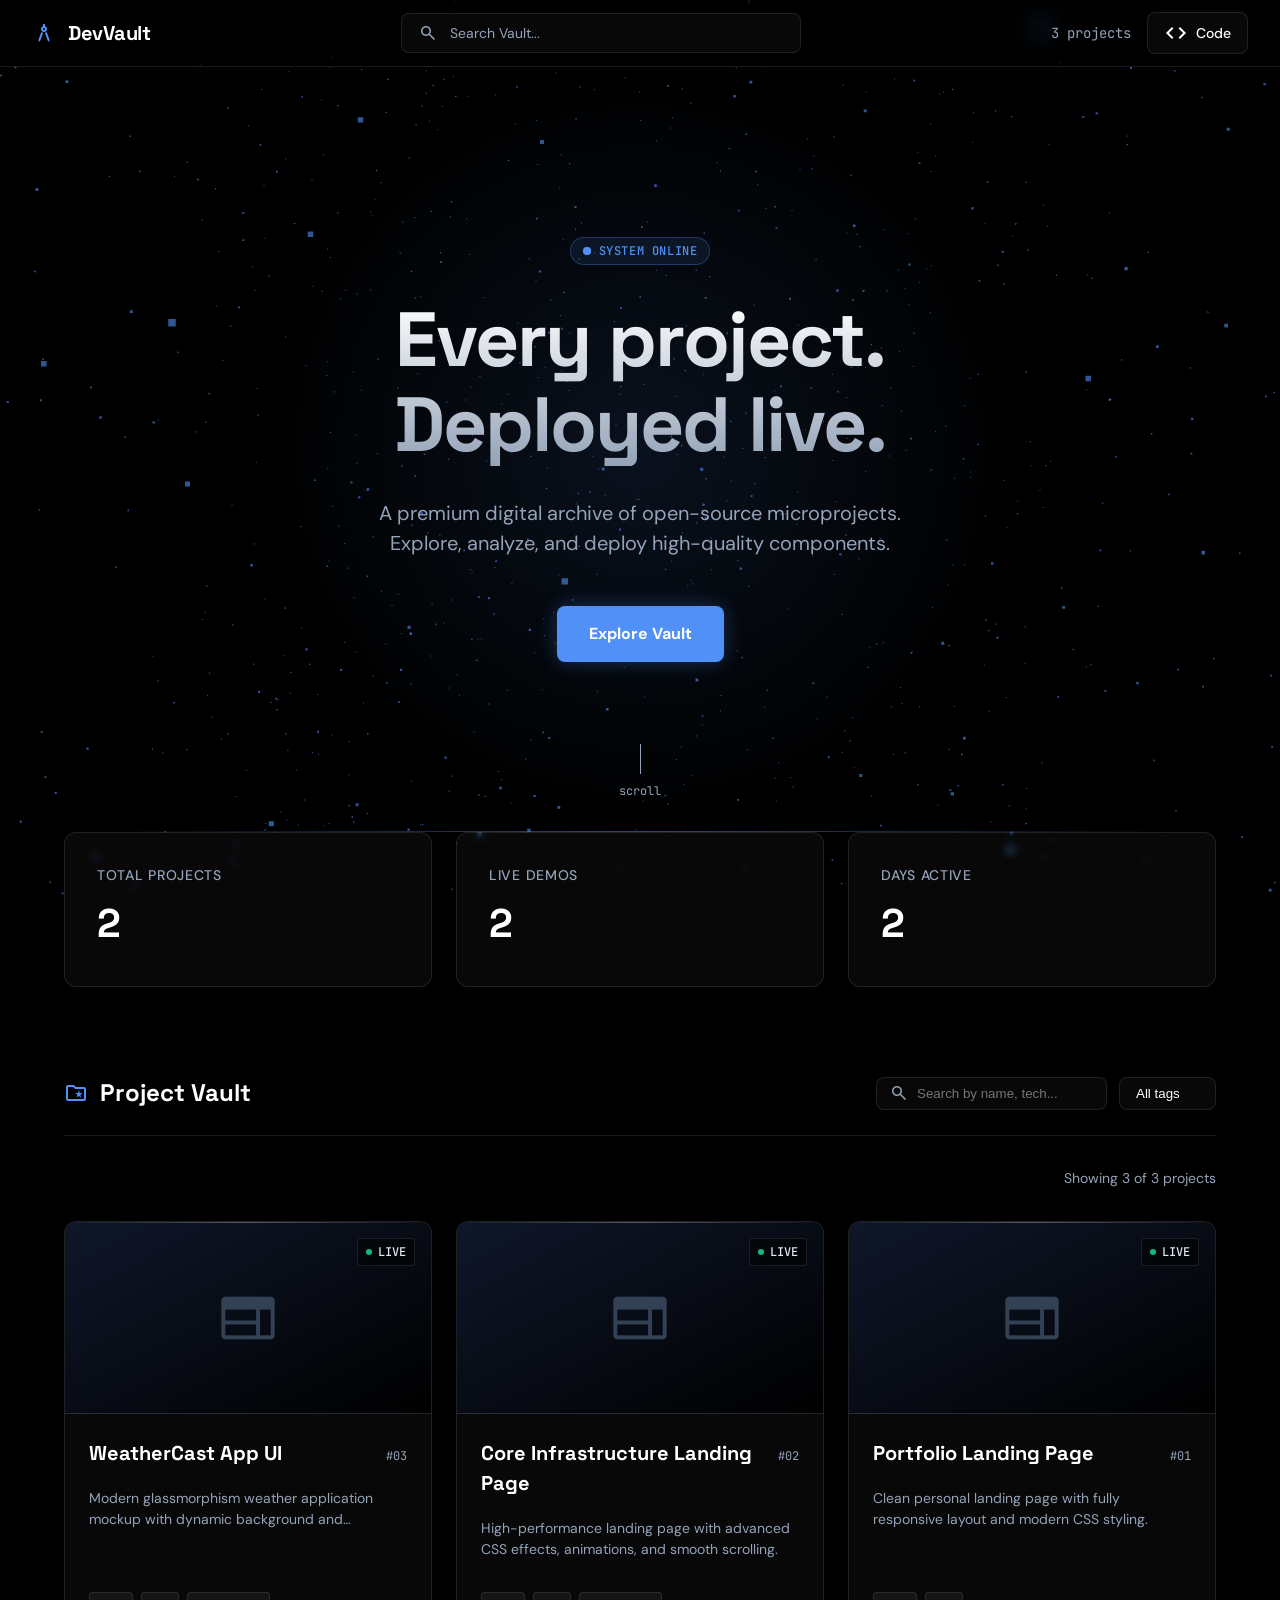
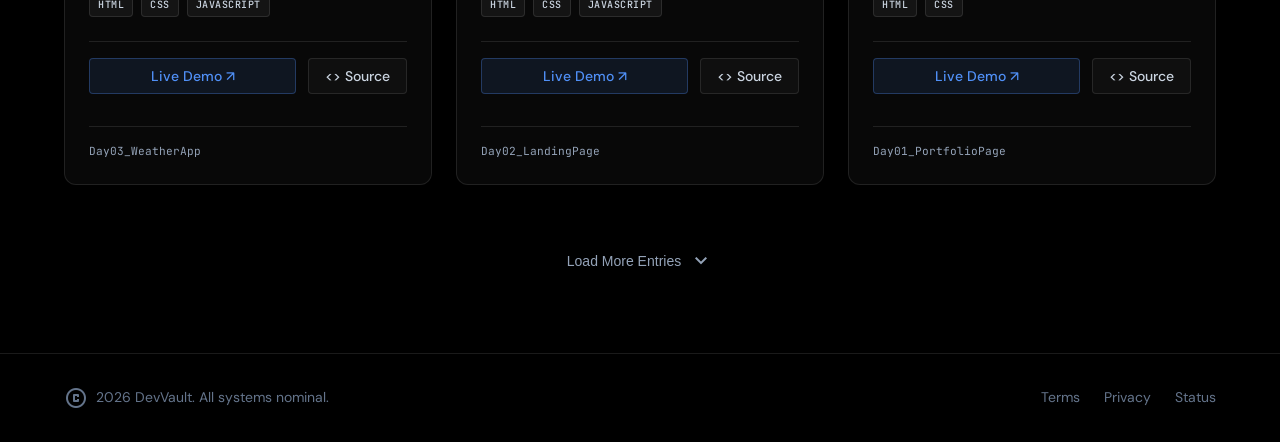
<file: index.html>
<!DOCTYPE html>
<html lang="en">
<head>
  <meta charset="UTF-8" />
  <meta name="viewport" content="width=device-width, initial-scale=1.0" />
  <meta name="description" content="DevVault — Shreyash Joshi's daily web projects. Live demos hosted on GitHub Pages." />
  <meta property="og:title" content="DevVault · Daily Builds by Shreyash Joshi" />
  <meta property="og:description" content="100 micro web projects. Built daily. Deployed live." />
  <title>DevVault · Daily Builds</title>

  <!-- Fonts & Icons from Stitch & Prompt -->
  <link rel="preconnect" href="https://fonts.googleapis.com" />
  <link rel="preconnect" href="https://fonts.gstatic.com" crossorigin />
  <link href="https://fonts.googleapis.com/css2?family=Space+Grotesk:wght@400;500;700&family=DM+Sans:wght@400;500&family=JetBrains+Mono:wght@400;500;700&display=swap" rel="stylesheet" />
  <link href="https://fonts.googleapis.com/css2?family=Material+Symbols+Outlined:wght,FILL@100..700,0..1&display=swap" rel="stylesheet" />

  <!-- The core stylesheet -->
  <link rel="stylesheet" href="style.css" />
  <!-- Use a placeholder SVG for now until assets/favicon.svg is created -->
  <link rel="icon" href="assets/favicon.svg" type="image/svg+xml" />
</head>
<body class="dark-theme">

  <!-- NAVBAR -->
  <nav class="navbar" id="navbar">
    <div class="nav-logo">
      <span class="material-symbols-outlined logo-icon">architecture</span>
      <span class="logo-text">DevVault</span>
    </div>
    
    <div class="nav-search-container">
      <label class="nav-search-wrap">
        <span class="material-symbols-outlined search-icon">search</span>
        <input type="search" id="navSearch" placeholder="Search Vault..." />
      </label>
    </div>

    <div class="nav-right">
      <span class="project-count" id="navCount">— projects</span>
      <a href="https://github.com/shreyash-joshi01" target="_blank" class="btn-github">
        <span class="material-symbols-outlined">code</span> Code
      </a>
    </div>
  </nav>

  <!-- HERO -->
  <section class="hero" id="hero">
    <!-- Abstract Canvas Background Simulation -->
    <div class="hero-glow"></div>
    <canvas id="heroCanvas"></canvas>
    
    <div class="hero-content">
      <div class="hero-status-pill">
        <span class="status-dot">
          <span class="ping"></span>
          <span class="dot-core"></span>
        </span>
        System Online
      </div>
      
      <h1 class="hero-headline">Every project.<br />Deployed live.</h1>
      
      <p class="hero-sub">
        A premium digital archive of open-source microprojects.<br/>
        Explore, analyze, and deploy high-quality components.
      </p>
      
      <div class="hero-cta">
        <a href="#projects" class="btn-primary">Explore Vault</a>
      </div>
    </div>
    
    <div class="scroll-indicator">
      <div class="scroll-line"></div>
      <span>scroll</span>
    </div>
  </section>

  <!-- STATS BAR -->
  <section class="stats-bar-wrapper">
    <div class="stats-inner">
      <div class="stats-glow-line"></div>
      
      <div class="stat-card">
        <div class="stat-hover-glow"></div>
        <span class="stat-label">Total Projects</span>
        <span class="stat-number" data-target="1" id="statTotal">0</span>
      </div>
      
      <div class="stat-card">
        <div class="stat-hover-glow"></div>
        <span class="stat-label">Live Demos</span>
        <span class="stat-number" data-target="1" id="statLive">0</span>
      </div>
      
      <div class="stat-card">
        <div class="stat-hover-glow"></div>
        <span class="stat-label">Days Active</span>
        <span class="stat-number" data-target="1" id="statDays">0</span>
      </div>
    </div>
  </section>

  <!-- PROJECT GRID -->
  <section class="projects-section" id="projects">
    <div class="filters-row">
      <h2 class="section-title">
        <span class="material-symbols-outlined">folder_special</span>
        Project Vault
      </h2>
      
      <div class="filter-controls">
        <div class="search-wrap main-search">
          <span class="material-symbols-outlined">search</span>
          <input type="search" id="projectSearch" placeholder="Search by name, tech..." />
        </div>
        
        <select id="tagFilter" class="filter-select">
          <option value="">All tags</option>
          <option value="HTML">HTML</option>
          <option value="CSS">CSS</option>
          <option value="JS">JavaScript</option>
          <option value="React">React</option>
          <option value="Canvas">Canvas</option>
          <option value="Three.js">Three.js</option>
        </select>
        
        <select id="sortOrder" class="filter-select hidden">
          <option value="newest">Newest first</option>
          <option value="oldest">Oldest first</option>
          <option value="az">A → Z</option>
        </select>
      </div>
    </div>
    
    <div class="results-meta">
      <span id="resultsCount">Showing 0 projects</span>
    </div>
    
    <div class="projects-grid" id="projectsGrid">
      <!-- Cards injected by JS -->
    </div>
    
    <div class="load-more-container">
      <button id="loadMore" class="btn-ghost group">
        Load More Entries
        <span class="material-symbols-outlined">expand_more</span>
      </button>
    </div>
  </section>

  <!-- FOOTER -->
  <footer class="footer">
    <div class="footer-inner">
      <div class="footer-left">
        <span class="material-symbols-outlined">copyright</span>
        <span>2026 DevVault. All systems nominal.</span>
      </div>
      <div class="footer-right">
        <a href="https://github.com/shreyash-joshi01" target="_blank">Terms</a>
        <a href="https://github.com/shreyash-joshi01" target="_blank">Privacy</a>
        <a href="https://github.com/shreyash-joshi01" target="_blank">Status</a>
      </div>
    </div>
  </footer>

  <!-- Scripts -->
  <script src="three.min.js"></script>
  <script src="tilt.js"></script>
  <script src="data/projects.js"></script>
  <script src="main.js"></script>
</body>
</html>
</file>
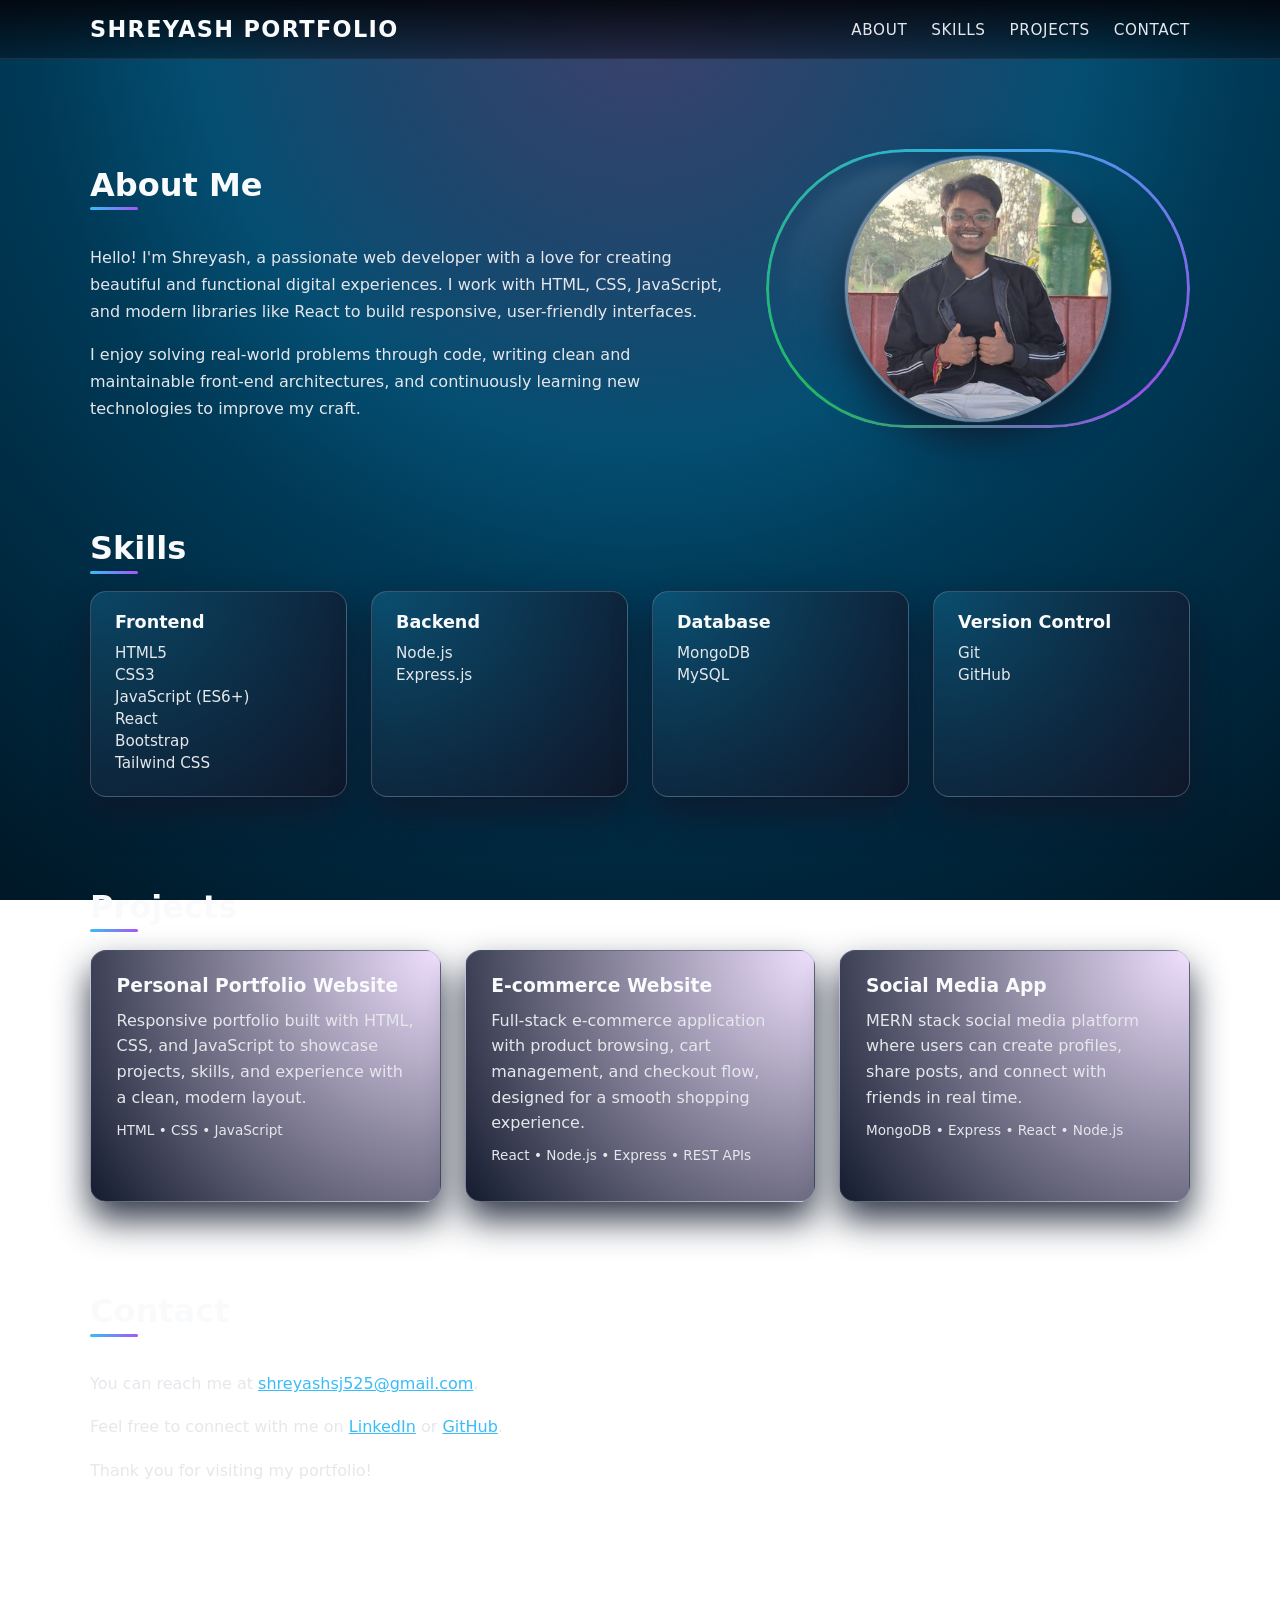
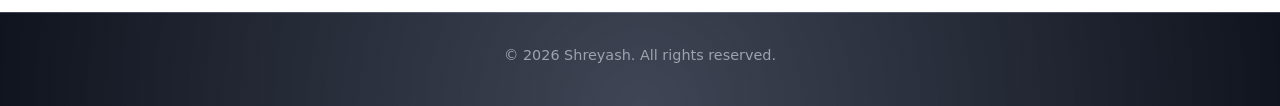
<file: Day01_PortfolioPage/index.html>
<!DOCTYPE html>
<html lang="en">
<head>
    <meta charset="UTF-8">
    <meta name="viewport" content="width=device-width, initial-scale=1.0">
    <title>Shreyash's Portfolio</title>
    <link rel="stylesheet" href="style.css">
</head>
<body>
    <header class="site-header">
        <div class="container header-content">
            <h1>Shreyash Portfolio</h1>
            <nav>
                <ul>
                    <li><a href="#about">About</a></li>
                    <li><a href="#skills">Skills</a></li>
                    <li><a href="#projects">Projects</a></li>
                    <li><a href="#contact">Contact</a></li>
                </ul>
            </nav>
        </div>
    </header>

    <main class="container">
        <section id="about" class="section about-section">
            <div class="about-grid">
                <div class="about-text">
                    <h2>About Me</h2>
                    <p>Hello! I'm Shreyash, a passionate web developer with a love for creating beautiful and functional digital experiences. I work with HTML, CSS, JavaScript, and modern libraries like React to build responsive, user-friendly interfaces.</p>
                    <p>I enjoy solving real-world problems through code, writing clean and maintainable front-end architectures, and continuously learning new technologies to improve my craft.</p>
                </div>
                <div class="about-image-wrapper">
                    <img src="assets/me2.jpeg" alt="Portrait of Shreyash" class="profile-image">
                </div>
            </div>
        </section>

        <section id="skills" class="section">
            <h2>Skills</h2>
            <div class="skills-grid">
                <div class="skill-card">
                    <h3>Frontend</h3>
                    <ul>
                        <li>HTML5</li>
                        <li>CSS3</li>
                        <li>JavaScript (ES6+)</li>
                        <li>React</li>
                        <li>Bootstrap</li>
                        <li>Tailwind CSS</li>
                    </ul>
                </div>
                <div class="skill-card">
                    <h3>Backend</h3>
                    <ul>
                        <li>Node.js</li>
                        <li>Express.js</li>
                    </ul>
                </div>
                <div class="skill-card">
                    <h3>Database</h3>
                    <ul>
                        <li>MongoDB</li>
                        <li>MySQL</li>
                    </ul>
                </div>
                <div class="skill-card">
                    <h3>Version Control</h3>
                    <ul>
                        <li>Git</li>
                        <li>GitHub</li>
                    </ul>
                </div>
            </div>
        </section>

        <section id="projects" class="section">
            <h2>Projects</h2>
            <div class="projects-grid">
                <article class="project-card">
                    <h3>Personal Portfolio Website</h3>
                    <p>Responsive portfolio built with HTML, CSS, and JavaScript to showcase projects, skills, and experience with a clean, modern layout.</p>
                    <p class="project-tags">HTML • CSS • JavaScript</p>
                </article>
                <article class="project-card">
                    <h3>E-commerce Website</h3>
                    <p>Full-stack e-commerce application with product browsing, cart management, and checkout flow, designed for a smooth shopping experience.</p>
                    <p class="project-tags">React • Node.js • Express • REST APIs</p>
                </article>
                <article class="project-card">
                    <h3>Social Media App</h3>
                    <p>MERN stack social media platform where users can create profiles, share posts, and connect with friends in real time.</p>
                    <p class="project-tags">MongoDB • Express • React • Node.js</p>
                </article>
            </div>
        </section>

        <section id="contact" class="section contact-section">
            <h2>Contact</h2>
            <p>You can reach me at <a href="mailto:shreyashsj525@gmail.com">shreyashsj525@gmail.com</a>.</p>
            <p>Feel free to connect with me on
                <a href="https://www.linkedin.com/in/shreyash-joshi-742979269" target="_blank" rel="noopener noreferrer">LinkedIn</a>
                or
                <a href="https://github.com/Shreyashkingson" target="_blank" rel="noopener noreferrer">GitHub</a>.
            </p>
            <p>Thank you for visiting my portfolio!</p>
        </section>
    </main>

    <footer class="site-footer">
        <div class="container">
            <p>&copy; <span id="year"></span> Shreyash. All rights reserved.</p>
        </div>
        <script>
            const yearSpan = document.getElementById('year');
            if (yearSpan) {
                yearSpan.textContent = new Date().getFullYear();
            }

            // Cursor-following background glow
            window.addEventListener('pointermove', (event) => {
                const x = (event.clientX / window.innerWidth) * 100;
                const y = (event.clientY / window.innerHeight) * 100;
                document.body.style.setProperty('--mouse-x', x + '%');
                document.body.style.setProperty('--mouse-y', y + '%');
            });
        </script>
    </footer>
</body>
</html>
</file>
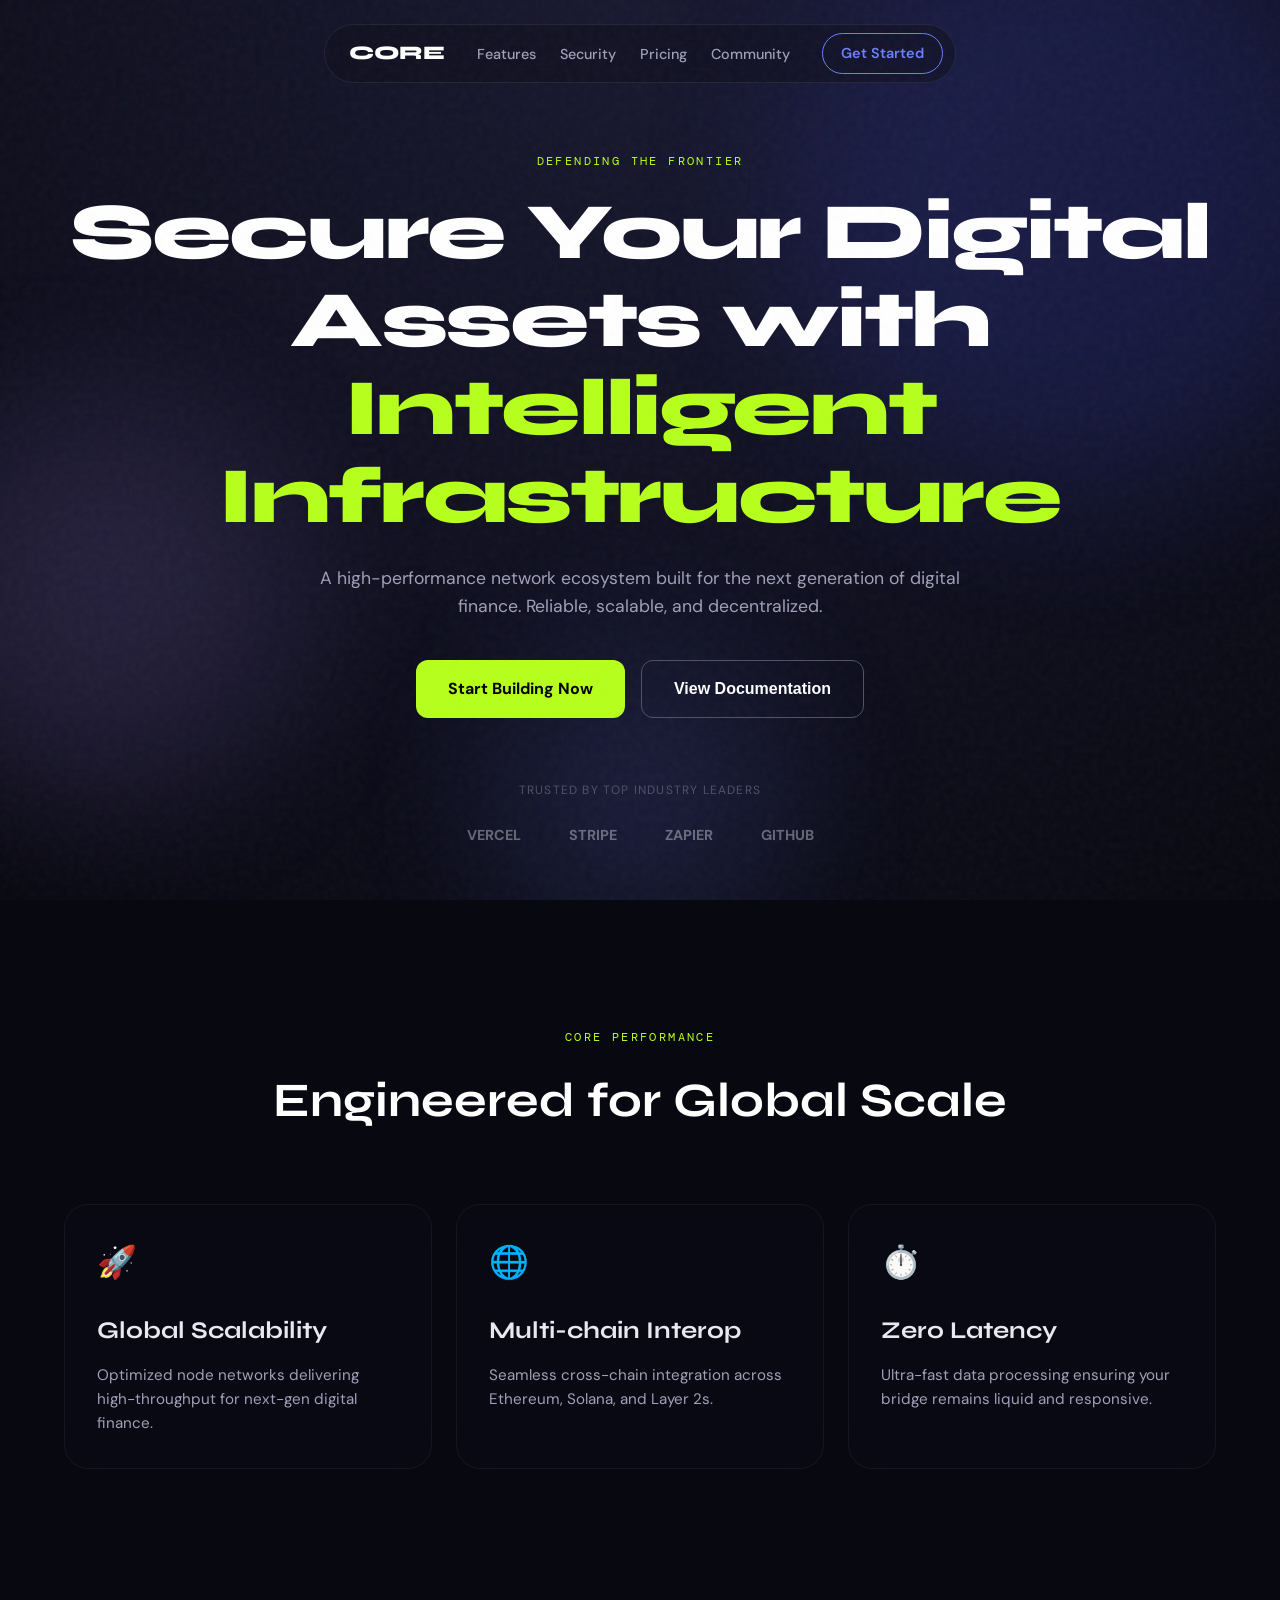
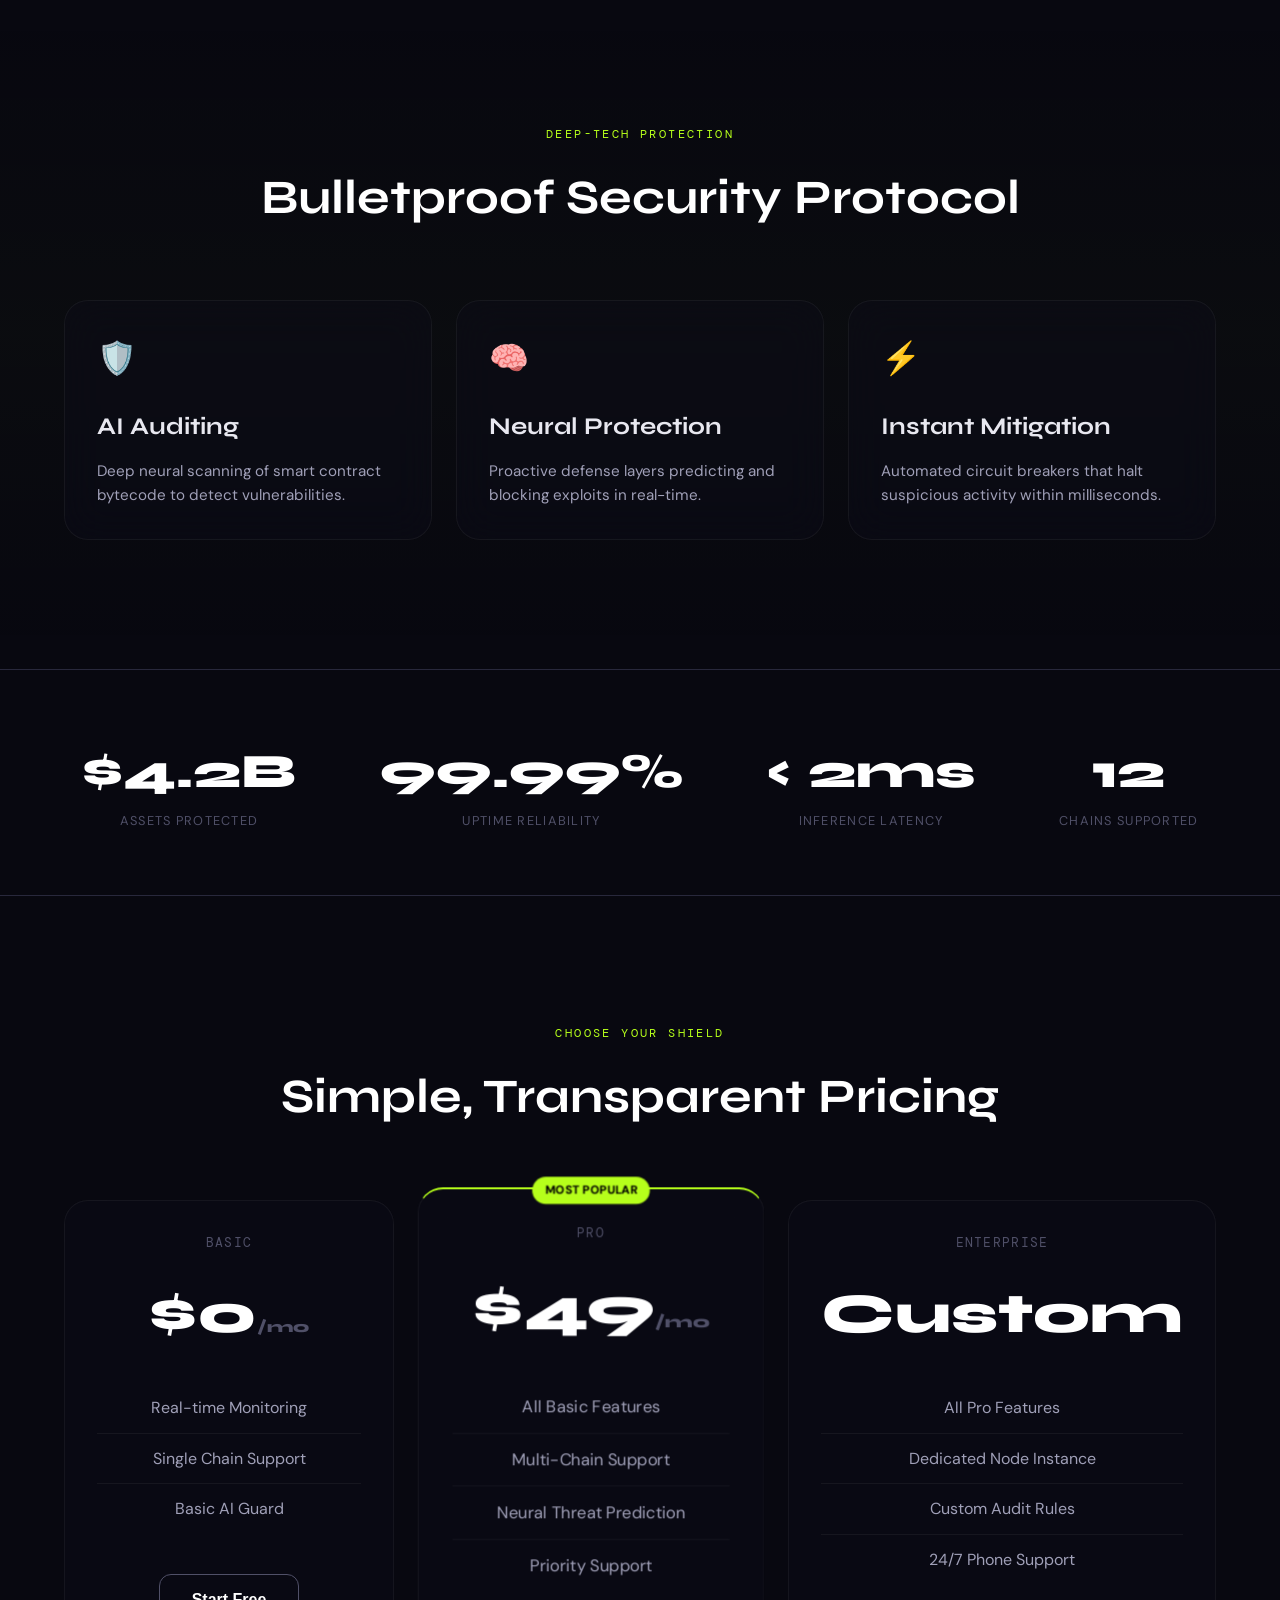
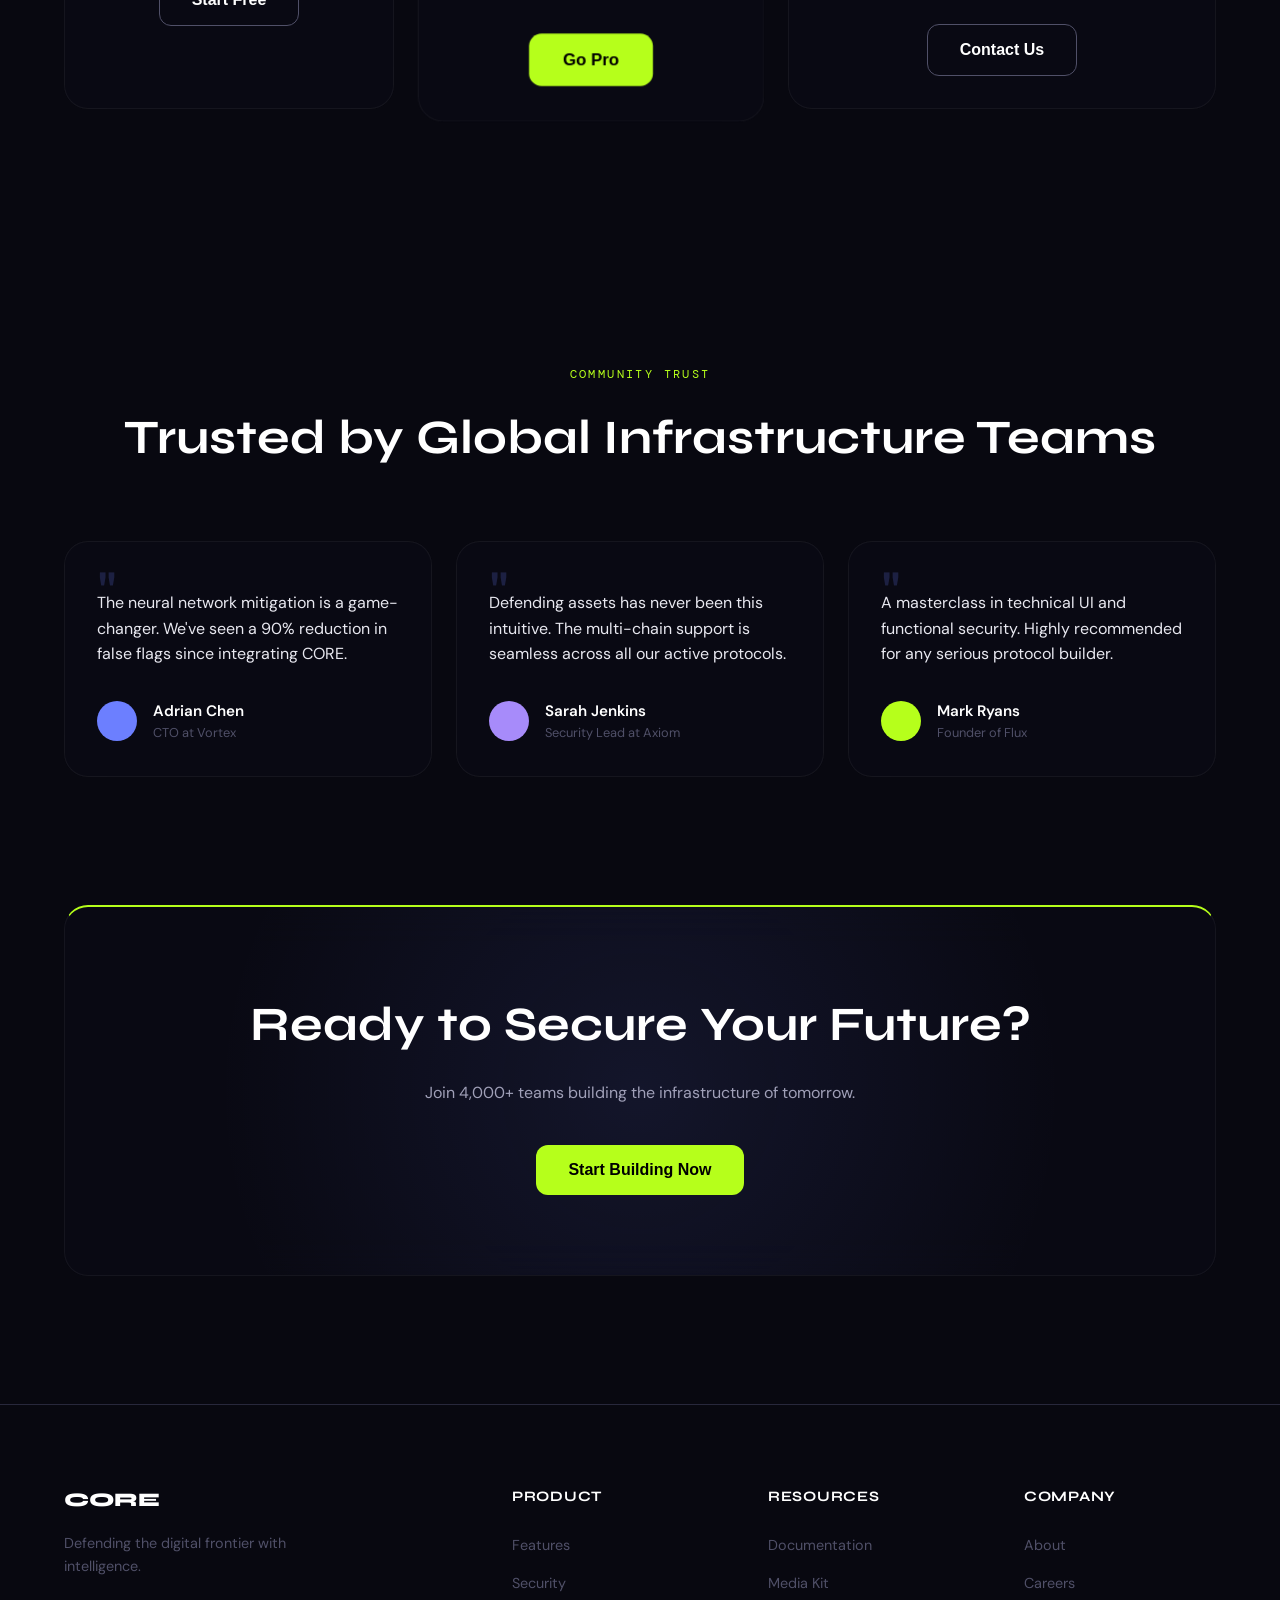
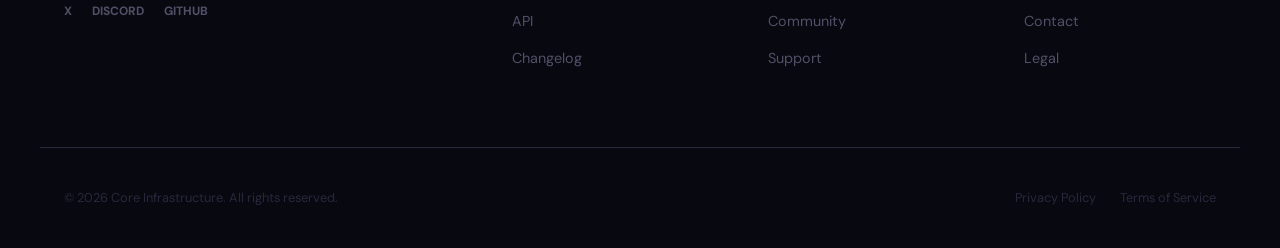
<file: Day02_LandingPage/index.html>
<!DOCTYPE html>
<html lang="en">
<head>
    <meta charset="UTF-8">
    <meta name="viewport" content="width=device-width, initial-scale=1.0">
    <title>Core Infrastructure | Secure Digital Assets</title>
    <link rel="stylesheet" href="style.css">
    <link href="https://fonts.googleapis.com/css2?family=Syne:wght@600;700;800&family=DM+Sans:wght@400;500;600&family=DM+Mono:wght@400&display=swap" rel="stylesheet">
</head>
<body>
    <!-- Background Canvas -->
    <div class="bg-canvas">
        <div class="orb orb-1"></div>
        <div class="orb orb-2"></div>
        <div class="orb orb-3"></div>
        <div class="network-mesh"></div>
        <div class="flowing-lines-container"></div>
    </div>

    <!-- Navigation Pill -->
    <nav class="nav-container">
        <div class="nav-pill">
            <div class="logo">CORE</div>
            <ul class="nav-links">
                <li><a href="#features">Features</a></li>
                <li><a href="#security">Security</a></li>
                <li><a href="#pricing">Pricing</a></li>
                <li><a href="#community">Community</a></li>
            </ul>
            <a href="#join" class="btn-nav neon-glow">Get Started</a>
        </div>
    </nav>

    <main>
        <!-- Hero Section -->
        <section class="hero">
            <div class="container hero-content">
                <span class="eyebrow">DEFENDING THE FRONTIER</span>
                <h1>Secure Your Digital Assets with <span class="highlight">Intelligent Infrastructure</span></h1>
                <p class="subheading">A high-performance network ecosystem built for the next generation of digital finance. Reliable, scalable, and decentralized.</p>
                <div class="cta-row">
                    <a href="#join" class="btn-primary neon-glow">Start Building Now</a>
                    <button class="btn-secondary">View Documentation</button>
                </div>
                <div class="social-proof">
                    <p>Trusted by top industry leaders</p>
                    <div class="partner-logos">
                        <!-- Simple text placeholders for logos as per prompt -->
                        <span>VERCEL</span>
                        <span>STRIPE</span>
                        <span>ZAPIER</span>
                        <span>GITHUB</span>
                    </div>
                </div>
            </div>
        </section>

        <!-- Features Section -->
        <section id="features" class="features section-features">
            <div class="container">
                <div class="section-header">
                    <span class="eyebrow">CORE PERFORMANCE</span>
                    <h2>Engineered for Global Scale</h2>
                </div>
                <div class="feature-grid">
                    <div class="glass-card blue-glow">
                        <div class="icon">🚀</div>
                        <h3>Global Scalability</h3>
                        <p>Optimized node networks delivering high-throughput for next-gen digital finance.</p>
                    </div>
                    <div class="glass-card blue-glow">
                        <div class="icon">🌐</div>
                        <h3>Multi-chain Interop</h3>
                        <p>Seamless cross-chain integration across Ethereum, Solana, and Layer 2s.</p>
                    </div>
                    <div class="glass-card blue-glow">
                        <div class="icon">⏱️</div>
                        <h3>Zero Latency</h3>
                        <p>Ultra-fast data processing ensuring your bridge remains liquid and responsive.</p>
                    </div>
                </div>
            </div>
        </section>

        <!-- Security Section -->
        <section id="security" class="features section-security">
            <div class="container">
                <div class="section-header">
                    <span class="eyebrow">DEEP-TECH PROTECTION</span>
                    <h2>Bulletproof Security Protocol</h2>
                </div>
                <div class="feature-grid">
                    <div class="glass-card neon-glow">
                        <div class="icon">🛡️</div>
                        <h3>AI Auditing</h3>
                        <p>Deep neural scanning of smart contract bytecode to detect vulnerabilities.</p>
                    </div>
                    <div class="glass-card neon-glow">
                        <div class="icon">🧠</div>
                        <h3>Neural Protection</h3>
                        <p>Proactive defense layers predicting and blocking exploits in real-time.</p>
                    </div>
                    <div class="glass-card neon-glow">
                        <div class="icon">⚡</div>
                        <h3>Instant Mitigation</h3>
                        <p>Automated circuit breakers that halt suspicious activity within milliseconds.</p>
                    </div>
                </div>
            </div>
        </section>

        <!-- Stats Bar -->
        <section class="stats">
            <div class="stats-container">
                <div class="stat-item">
                    <div class="stat-number">$4.2B</div>
                    <div class="stat-label">Assets Protected</div>
                </div>
                <div class="stat-item">
                    <div class="stat-number">99.99%</div>
                    <div class="stat-label">Uptime Reliability</div>
                </div>
                <div class="stat-item">
                    <div class="stat-number">&lt; 2ms</div>
                    <div class="stat-label">Inference Latency</div>
                </div>
                <div class="stat-item">
                    <div class="stat-number">12</div>
                    <div class="stat-label">Chains Supported</div>
                </div>
            </div>
        </section>

        <!-- Pricing Section -->
        <section id="pricing" class="pricing">
            <div class="container">
                <div class="section-header">
                    <span class="eyebrow">CHOOSE YOUR SHIELD</span>
                    <h2>Simple, Transparent Pricing</h2>
                </div>
                <div class="pricing-grid">
                    <div class="glass-card pricing-card">
                        <div class="plan-name">BASIC</div>
                        <div class="plan-price">$0<span>/mo</span></div>
                        <ul class="plan-features">
                            <li>Real-time Monitoring</li>
                            <li>Single Chain Support</li>
                            <li>Basic AI Guard</li>
                        </ul>
                        <button class="btn-secondary">Start Free</button>
                    </div>
                    <div class="glass-card pricing-card popular neon-glow">
                        <div class="popular-tag">MOST POPULAR</div>
                        <div class="plan-name">PRO</div>
                        <div class="plan-price">$49<span>/mo</span></div>
                        <ul class="plan-features">
                            <li>All Basic Features</li>
                            <li>Multi-Chain Support</li>
                            <li>Neural Threat Prediction</li>
                            <li>Priority Support</li>
                        </ul>
                        <button class="btn-primary">Go Pro</button>
                    </div>
                    <div class="glass-card pricing-card">
                        <div class="plan-name">ENTERPRISE</div>
                        <div class="plan-price">Custom</div>
                        <ul class="plan-features">
                            <li>All Pro Features</li>
                            <li>Dedicated Node Instance</li>
                            <li>Custom Audit Rules</li>
                            <li>24/7 Phone Support</li>
                        </ul>
                        <button class="btn-secondary">Contact Us</button>
                    </div>
                </div>
            </div>
        </section>

        <!-- Testimonials -->
        <section id="community" class="testimonials">
            <div class="container">
                <div class="section-header">
                    <span class="eyebrow">COMMUNITY TRUST</span>
                    <h2>Trusted by Global Infrastructure Teams</h2>
                </div>
                <div class="testimonial-grid">
                    <div class="glass-card testimonial-card neon-glow">
                        <span class="quote">"</span>
                        <p>The neural network mitigation is a game-changer. We've seen a 90% reduction in false flags since integrating CORE.</p>
                        <div class="author">
                            <div class="avatar blue"></div>
                            <div>
                                <div class="name">Adrian Chen</div>
                                <div class="role">CTO at Vortex</div>
                            </div>
                        </div>
                    </div>
                    <div class="glass-card testimonial-card neon-glow">
                        <span class="quote">"</span>
                        <p>Defending assets has never been this intuitive. The multi-chain support is seamless across all our active protocols.</p>
                        <div class="author">
                            <div class="avatar violet"></div>
                            <div>
                                <div class="name">Sarah Jenkins</div>
                                <div class="role">Security Lead at Axiom</div>
                            </div>
                        </div>
                    </div>
                    <div class="glass-card testimonial-card neon-glow">
                        <span class="quote">"</span>
                        <p>A masterclass in technical UI and functional security. Highly recommended for any serious protocol builder.</p>
                        <div class="author">
                            <div class="avatar neon"></div>
                            <div>
                                <div class="name">Mark Ryans</div>
                                <div class="role">Founder of Flux</div>
                            </div>
                        </div>
                    </div>
                </div>
            </div>
        </section>

        <!-- CTA Banner -->
        <section id="join" class="cta-banner">
            <div class="container">
                <div class="cta-card glass-card neon-glow-heavy">
                    <div class="cta-banner-bg"></div>
                    <h2>Ready to Secure Your Future?</h2>
                    <p>Join 4,000+ teams building the infrastructure of tomorrow.</p>
                    <button class="btn-primary neon-glow">Start Building Now</button>
                </div>
            </div>
        </section>
    </main>

    <!-- Footer -->
    <footer>
        <div class="container footer-grid">
            <div class="footer-col col-brand">
                <div class="logo">CORE</div>
                <p>Defending the digital frontier with intelligence.</p>
                <div class="social-links">
                    <span>X</span> <span>DISCORD</span> <span>GITHUB</span>
                </div>
            </div>
            <div class="footer-col">
                <h4>PRODUCT</h4>
                <ul>
                    <li><a href="#">Features</a></li>
                    <li><a href="#">Security</a></li>
                    <li><a href="#">API</a></li>
                    <li><a href="#">Changelog</a></li>
                </ul>
            </div>
            <div class="footer-col">
                <h4>RESOURCES</h4>
                <ul>
                    <li><a href="#">Documentation</a></li>
                    <li><a href="#">Media Kit</a></li>
                    <li><a href="#">Community</a></li>
                    <li><a href="#">Support</a></li>
                </ul>
            </div>
            <div class="footer-col">
                <h4>COMPANY</h4>
                <ul>
                    <li><a href="#">About</a></li>
                    <li><a href="#">Careers</a></li>
                    <li><a href="#">Contact</a></li>
                    <li><a href="#">Legal</a></li>
                </ul>
            </div>
        </div>
        <div class="footer-bottom container">
            <p>© 2026 Core Infrastructure. All rights reserved.</p>
            <div class="footer-policy">
                <a href="#">Privacy Policy</a>
                <a href="#">Terms of Service</a>
            </div>
        </div>
    </footer>

    <script src="main.js"></script>
</body>
</html>
</file>
<file: style.css>
/* DevVault Dark Sci-Fi Theme (Generated via Stitch MCP Inspiration) */

:root {
  /* Colors from Stitch Dashboard */
  --bg-dark: #000000;
  --bg-surface: #0a0a0d; /* Slightly lighter than black for cards */
  --primary: #5090f7;
  --emerald: #10b981;
  --text-primary: #ffffff;
  --text-secondary: #94a3b8; /* slate-400 */
  --glass-border: rgba(255, 255, 255, 0.1);
  --glass-border-hover: rgba(255, 255, 255, 0.2);
  --glass-bg: rgba(255, 255, 255, 0.03);
  --glass-bg-hover: rgba(255, 255, 255, 0.06);

  /* Typography */
  --font-display: 'Space Grotesk', system-ui, sans-serif;
  --font-body: 'DM Sans', system-ui, sans-serif;
  --font-mono: 'JetBrains Mono', monospace;

  --glow-primary: 0 0 20px rgba(80, 144, 247, 0.3);
}

* {
  box-sizing: border-box;
  margin: 0;
  padding: 0;
}

html {
  scroll-behavior: smooth;
}

body.dark-theme {
  background-color: var(--bg-dark);
  color: var(--text-primary);
  font-family: var(--font-body);
  line-height: 1.5;
  min-height: 100vh;
  overflow-x: hidden;
  display: flex;
  flex-direction: column;
}

body {
  /* Custom Scrollbar */
  scrollbar-width: thin;
  scrollbar-color: var(--primary) var(--bg-dark);
}
::-webkit-scrollbar {
  width: 6px;
}
::-webkit-scrollbar-track {
  background: var(--bg-dark);
}
::-webkit-scrollbar-thumb {
  background: var(--primary);
  border-radius: 4px;
}

/* =========================================
   NAVBAR
========================================= */
.navbar {
  position: sticky;
  top: 0;
  z-index: 50;
  display: flex;
  align-items: center;
  justify-content: space-between;
  padding: 0.75rem 2rem;
  background: rgba(0, 0, 0, 0.6);
  backdrop-filter: blur(12px);
  border-bottom: 1px solid var(--glass-border);
}

.nav-logo {
  display: flex;
  align-items: center;
  gap: 0.75rem;
}

.logo-icon {
  color: var(--primary);
  font-size: 1.5rem;
}

.logo-text {
  font-family: var(--font-display);
  font-size: 1.25rem;
  font-weight: 700;
  letter-spacing: -0.015em;
}

.nav-search-container {
  display: none;
  flex: 1;
  max-width: 400px;
  margin: 0 2rem;
}

@media (min-width: 1024px) {
  .nav-search-container {
    display: flex;
    justify-content: center;
  }
}

.nav-search-wrap {
  display: flex;
  width: 100%;
  align-items: center;
  background: var(--glass-bg);
  border: 1px solid var(--glass-border);
  border-radius: 0.5rem;
  padding: 0 1rem;
  transition: border-color 0.2s;
}

.nav-search-wrap:focus-within {
  border-color: rgba(80, 144, 247, 0.5);
}

.nav-search-wrap .search-icon {
  color: var(--text-secondary);
  font-size: 1.25rem;
}

.nav-search-wrap input {
  flex: 1;
  background: transparent;
  border: none;
  color: var(--text-primary);
  padding: 0.6rem 0.75rem;
  font-family: var(--font-body);
  font-size: 0.875rem;
  outline: none;
}

.nav-search-wrap input::placeholder {
  color: var(--text-secondary);
}

.nav-right {
  display: flex;
  align-items: center;
  gap: 1rem;
}

.project-count {
  font-size: 0.875rem;
  color: var(--text-secondary);
  font-family: var(--font-mono);
  display: none;
}
@media (min-width: 768px) {
  .project-count { display: block; }
}

.btn-github {
  display: flex;
  align-items: center;
  gap: 0.5rem;
  padding: 0.5rem 1rem;
  background: var(--glass-bg);
  border: 1px solid var(--glass-border);
  border-radius: 0.5rem;
  color: var(--text-primary);
  text-decoration: none;
  font-size: 0.875rem;
  font-weight: 500;
  transition: background 0.2s, border-color 0.2s;
}

.btn-github:hover {
  background: var(--glass-border);
}


/* =========================================
   HERO SECTION
========================================= */
.hero {
  position: relative;
  width: 100%;
  min-height: 85vh;
  display: flex;
  align-items: center;
  justify-content: center;
  overflow: hidden;
  padding: 5rem 1rem;
}

.hero-glow {
  position: absolute;
  inset: 0;
  z-index: 0;
  pointer-events: none;
  background: radial-gradient(circle at center, rgba(80, 144, 247, 0.12) 0%, transparent 50%);
}

#heroCanvas {
  position: fixed;
  top: 0;
  left: 0;
  width: 100vw;
  height: 100vh;
  z-index: -1;
  pointer-events: none;
}

.hero-content {
  position: relative;
  z-index: 10;
  display: flex;
  flex-direction: column;
  align-items: center;
  text-align: center;
  max-width: 56rem;
  gap: 2rem;
}

.hero-status-pill {
  display: inline-flex;
  align-items: center;
  gap: 0.5rem;
  padding: 0.25rem 0.75rem;
  border-radius: 9999px;
  background: rgba(80, 144, 247, 0.1);
  border: 1px solid rgba(80, 144, 247, 0.3);
  color: var(--primary);
  font-family: var(--font-mono);
  font-size: 0.75rem;
  font-weight: 500;
  text-transform: uppercase;
  letter-spacing: 0.05em;
}

.status-dot {
  position: relative;
  display: flex;
  width: 0.5rem;
  height: 0.5rem;
}

.status-dot .ping {
  position: absolute;
  display: inline-flex;
  height: 100%;
  width: 100%;
  border-radius: 50%;
  background-color: var(--primary);
  opacity: 0.75;
  animation: ping 1.5s cubic-bezier(0, 0, 0.2, 1) infinite;
}

.status-dot .dot-core {
  position: relative;
  display: inline-flex;
  border-radius: 50%;
  height: 0.5rem;
  width: 0.5rem;
  background-color: var(--primary);
}

@keyframes ping {
  75%, 100% {
    transform: scale(2);
    opacity: 0;
  }
}

.hero-headline {
  font-family: var(--font-display);
  font-size: clamp(3.5rem, 6vw, 5rem);
  font-weight: 700;
  line-height: 1.1;
  letter-spacing: -0.025em;
  background: linear-gradient(to bottom, #ffffff, #94a3b8);
  -webkit-background-clip: text;
  color: transparent;
  margin-top: 0;
}

.hero-sub {
  font-size: clamp(1.125rem, 2vw, 1.25rem);
  color: var(--text-secondary);
  font-weight: 400;
  max-width: 42rem;
}

.hero-cta {
  display: flex;
  flex-wrap: wrap;
  gap: 1rem;
  justify-content: center;
  margin-top: 1rem;
}

.btn-primary {
  display: flex;
  align-items: center;
  justify-content: center;
  height: 3.5rem;
  padding: 0 2rem;
  border-radius: 0.5rem;
  background: var(--primary);
  color: #fff;
  font-weight: 700;
  text-decoration: none;
  transition: all 0.2s;
  box-shadow: var(--glow-primary);
}
.btn-primary:hover {
  background: rgba(80, 144, 247, 0.9);
}

.btn-secondary {
  display: flex;
  align-items: center;
  justify-content: center;
  height: 3.5rem;
  padding: 0 2rem;
  border-radius: 0.5rem;
  background: var(--glass-bg);
  border: 1px solid var(--glass-border);
  color: #fff;
  font-weight: 700;
  text-decoration: none;
  transition: all 0.2s;
}
.btn-secondary:hover {
  background: var(--glass-border);
}

.scroll-indicator {
  position: absolute;
  bottom: 2rem;
  display: flex;
  flex-direction: column;
  align-items: center;
  gap: 0.5rem;
  color: var(--text-secondary);
  font-family: var(--font-mono);
  font-size: 0.75rem;
  animation: bounce 2s infinite;
}
.scroll-line {
  width: 1px;
  height: 30px;
  background: var(--text-secondary);
}

@keyframes bounce {
  0%, 100% { transform: translateY(0); }
  50% { transform: translateY(10px); }
}


/* =========================================
   STATS BAR
========================================= */
.stats-bar-wrapper {
  width: 100%;
  max-width: 1200px;
  margin: 0 auto;
  padding: 0 1.5rem 3rem;
}

.stats-inner {
  display: grid;
  grid-template-columns: repeat(1, 1fr);
  gap: 1.5rem;
  position: relative;
}

@media (min-width: 768px) {
  .stats-inner {
    grid-template-columns: repeat(3, 1fr);
  }
}

.stats-glow-line {
  position: absolute;
  top: -1px;
  left: 2.5rem;
  right: 2.5rem;
  height: 1px;
  background: linear-gradient(90deg, transparent, rgba(80, 144, 247, 0.5), transparent);
  z-index: 10;
}

.stat-card {
  position: relative;
  display: flex;
  flex-direction: column;
  gap: 0.5rem;
  padding: 2rem;
  border-radius: 0.75rem;
  background: var(--glass-bg);
  border: 1px solid var(--glass-border);
  backdrop-filter: blur(4px);
  overflow: hidden;
}

.stat-hover-glow {
  position: absolute;
  inset: 0 0 auto 0;
  height: 1px;
  background: linear-gradient(90deg, transparent, rgba(255, 255, 255, 0.2), transparent);
  opacity: 0;
  transition: opacity 0.3s;
}

.stat-card:hover .stat-hover-glow {
  opacity: 1;
}

.stat-label {
  color: var(--text-secondary);
  font-size: 0.875rem;
  font-weight: 500;
  text-transform: uppercase;
  letter-spacing: 0.05em;
}

.stat-number {
  font-family: var(--font-display);
  font-size: 2.5rem;
  font-weight: 700;
  color: #fff;
}


/* =========================================
   PROJECT GRID SECTION
========================================= */
.projects-section {
  width: 100%;
  max-width: 1200px;
  margin: 0 auto;
  padding: 2.5rem 1.5rem 5rem;
  display: flex;
  flex-direction: column;
  gap: 2rem;
}

.filters-row {
  display: flex;
  flex-direction: column;
  gap: 1.5rem;
  padding-bottom: 1.5rem;
  border-bottom: 1px solid var(--glass-border);
}

@media (min-width: 768px) {
  .filters-row {
    flex-direction: row;
    align-items: center;
    justify-content: space-between;
  }
}

.section-title {
  display: flex;
  align-items: center;
  gap: 0.75rem;
  font-family: var(--font-display);
  font-size: 1.5rem;
  font-weight: 700;
  color: #fff;
}
.section-title .material-symbols-outlined {
  color: var(--primary);
}

.filter-controls {
  display: flex;
  flex-wrap: wrap;
  align-items: center;
  gap: 0.75rem;
  width: 100%;
}

@media (min-width: 768px) {
  .filter-controls {
    width: auto;
  }
}

.filter-controls .search-wrap {
  display: flex;
  align-items: center;
  background: var(--glass-bg);
  border: 1px solid var(--glass-border);
  border-radius: 0.5rem;
  padding: 0 0.75rem;
  flex: 1;
  min-width: 200px;
}

.filter-controls .search-wrap span {
  color: var(--text-secondary);
  font-size: 1.25rem;
}

.filter-controls .search-wrap input {
  background: transparent;
  border: none;
  color: var(--text-primary);
  padding: 0.5rem;
  width: 100%;
  outline: none;
}

.filter-select {
  background: var(--glass-bg);
  border: 1px solid var(--glass-border);
  color: var(--text-primary);
  padding: 0.5rem 1rem;
  border-radius: 0.5rem;
  outline: none;
  cursor: pointer;
  appearance: none;
}

.filter-select:hover {
  background: var(--glass-border);
}

.filter-select option {
  background: var(--bg-dark);
}

.hidden {
  display: none !important;
}

.results-meta {
  text-align: right;
  font-size: 0.875rem;
  color: var(--text-secondary);
}

.projects-grid {
  display: grid;
  grid-template-columns: 1fr;
  gap: 1.5rem;
}

@media (min-width: 768px) {
  .projects-grid { grid-template-columns: repeat(2, 1fr); }
}

@media (min-width: 1024px) {
  .projects-grid { grid-template-columns: repeat(3, 1fr); }
}

/* =========================================
   PROJECT CARD (Bento UI)
========================================= */
.project-card {
  display: flex;
  flex-direction: column;
  border-radius: 0.75rem;
  background: var(--glass-bg);
  border: 1px solid var(--glass-border);
  overflow: hidden;
  position: relative;
  transition: transform 0.3s ease, border-color 0.3s ease, box-shadow 0.3s ease;
  transform-style: preserve-3d;
  opacity: 0;
  transform: translateY(40px) rotateX(8deg);
}

.project-card.visible {
  opacity: 1;
  transform: translateY(0) rotateX(0);
}

.project-card:hover {
  border-color: rgba(80, 144, 247, 0.4);
  box-shadow: 0 8px 32px rgba(0, 0, 0, 0.6), 0 0 30px rgba(80,144,247,0.1);
  transform: translateY(-6px);
}

.card-top-glow {
  position: absolute;
  top: 0;
  left: 0;
  right: 0;
  height: 1px;
  background: linear-gradient(90deg, transparent, rgba(255, 255, 255, 0.3), transparent);
  z-index: 10;
}

.card-header-img {
  height: 12rem;
  width: 100%;
  background: linear-gradient(to bottom right, #0f172a, #000000);
  border-bottom: 1px solid var(--glass-border);
  position: relative;
  display: flex;
  align-items: center;
  justify-content: center;
}

.card-header-img .material-symbols-outlined {
  font-size: 4rem;
  color: #334155;
}

.live-badge {
  position: absolute;
  top: 1rem;
  right: 1rem;
  display: flex;
  align-items: center;
  gap: 0.375rem;
  padding: 0.25rem 0.5rem;
  border-radius: 0.25rem;
  background: rgba(0, 0, 0, 0.5);
  border: 1px solid var(--glass-border);
  font-family: var(--font-mono);
  font-size: 0.75rem;
  font-weight: 500;
  color: #e2e8f0;
}

.live-badge .dot {
  width: 0.375rem;
  height: 0.375rem;
  border-radius: 50%;
  background: var(--emerald);
  animation: pulse-emerald 2s infinite;
}

@keyframes pulse-emerald {
  0%, 100% { box-shadow: 0 0 0 0 rgba(16, 185, 129, 0.4); }
  50% { box-shadow: 0 0 0 4px rgba(16, 185, 129, 0); }
}

.card-body {
  padding: 1.5rem;
  display: flex;
  flex-direction: column;
  gap: 1rem;
  flex: 1;
}

.card-title-row {
  display: flex;
  align-items: baseline;
  justify-content: space-between;
}

.card-title {
  font-family: var(--font-display);
  font-size: 1.25rem;
  font-weight: 700;
  color: #fff;
  margin-bottom: 0.25rem;
}

.card-number {
  font-family: var(--font-mono);
  font-size: 0.75rem;
  color: var(--text-secondary);
}

.card-desc {
  font-size: 0.875rem;
  color: var(--text-secondary);
  display: -webkit-box;
  -webkit-line-clamp: 2;
  -webkit-box-orient: vertical;
  overflow: hidden;
}

.card-tags {
  display: flex;
  flex-wrap: wrap;
  gap: 0.5rem;
  margin-top: auto;
  padding-top: 1rem;
}

.tag {
  padding: 0.25rem 0.5rem;
  font-size: 0.625rem;
  font-weight: 500;
  font-family: var(--font-mono);
  text-transform: uppercase;
  letter-spacing: 0.05em;
  color: #cbd5e1;
  background: rgba(255, 255, 255, 0.05);
  border-radius: 0.25rem;
  border: 1px solid rgba(255, 255, 255, 0.1);
}

.card-actions {
  display: flex;
  align-items: center;
  gap: 0.75rem;
  padding-top: 1rem;
  border-top: 1px solid var(--glass-border);
  margin-top: 0.5rem;
}

.btn-demo {
  flex: 1;
  display: flex;
  align-items: center;
  justify-content: center;
  height: 2.25rem;
  border-radius: 0.25rem;
  background: rgba(80, 144, 247, 0.1);
  color: var(--primary);
  border: 1px solid rgba(80, 144, 247, 0.3);
  font-size: 0.875rem;
  font-weight: 500;
  text-decoration: none;
  transition: background 0.2s;
}
.btn-demo:hover {
  background: rgba(80, 144, 247, 0.2);
}

.btn-source {
  display: flex;
  align-items: center;
  justify-content: center;
  height: 2.25rem;
  padding: 0 1rem;
  border-radius: 0.25rem;
  background: var(--glass-bg);
  border: 1px solid var(--glass-border);
  color: #cbd5e1;
  font-size: 0.875rem;
  font-weight: 500;
  text-decoration: none;
  transition: background 0.2s;
}
.btn-source:hover {
  background: var(--glass-border-hover);
}
.btn-source.disabled {
  opacity: 0.5;
  pointer-events: none;
}

.card-folder {
  font-family: var(--font-mono);
  font-size: 0.7rem;
  color: var(--text-secondary);
  margin-top: 1rem;
  padding-top: 1rem;
  border-top: 1px solid var(--glass-border);
}

.load-more-container {
  display: flex;
  justify-content: center;
  margin-top: 2rem;
}

.btn-ghost {
  display: flex;
  align-items: center;
  gap: 0.5rem;
  background: transparent;
  border: none;
  color: var(--text-secondary);
  font-size: 0.875rem;
  font-weight: 500;
  cursor: pointer;
  transition: color 0.2s;
}
.btn-ghost:hover {
  color: #fff;
}
.btn-ghost:hover .material-symbols-outlined {
  transform: translateY(2px);
}
.btn-ghost .material-symbols-outlined {
  transition: transform 0.2s;
}

/* =========================================
   FOOTER
========================================= */
.footer {
  width: 100%;
  margin-top: auto;
  border-top: 1px solid var(--glass-border);
  background: var(--bg-dark);
  padding: 2rem 0;
}

.footer-inner {
  max-width: 1200px;
  margin: 0 auto;
  padding: 0 1.5rem;
  display: flex;
  flex-direction: column;
  gap: 1rem;
}

@media (min-width: 768px) {
  .footer-inner {
    flex-direction: row;
    align-items: center;
    justify-content: space-between;
  }
}

.footer-left {
  display: flex;
  align-items: center;
  gap: 0.5rem;
  color: #64748b;
  font-size: 0.875rem;
}

.footer-right {
  display: flex;
  gap: 1.5rem;
}

.footer-right a {
  color: #64748b;
  font-size: 0.875rem;
  text-decoration: none;
  transition: color 0.2s;
}

.footer-right a:hover {
  color: #fff;
}
</file>
<file: Day01_PortfolioPage/style.css>
body {
    font-family: system-ui, -apple-system, BlinkMacSystemFont, "Segoe UI", sans-serif;
    margin: 0;
    padding: 0;
    --mouse-x: 50%;
    --mouse-y: 0%;
    background:
        radial-gradient(circle at var(--mouse-x) var(--mouse-y), rgba(56, 189, 248, 0.28), transparent 55%),
        radial-gradient(circle at top, #3d1337 0, #004567 40%, #001726 100%);
    background-attachment: fixed;
    color: #f9fafb;
    transition: background-position 0.18s ease-out;
}

.container {
    width: 90%;
    max-width: 1100px;
    margin: 0 auto;
}

.site-header {
    position: sticky;
    top: 0;
    z-index: 10;
    backdrop-filter: blur(14px);
    background: linear-gradient(to bottom, rgba(3, 4, 10, 0.9), rgba(3, 4, 10, 0.4));
    border-bottom: 1px solid rgba(148, 163, 184, 0.25);
}

.header-content {
    display: flex;
    align-items: center;
    justify-content: space-between;
    padding: 1rem 0;
}

.site-header h1 {
    margin: 0;
    font-size: 1.4rem;
    letter-spacing: 0.06em;
    text-transform: uppercase;
}

nav ul {
    list-style: none;
    display: flex;
    gap: 1.5rem;
    margin: 0;
    padding: 0;
}

nav a {
    color: #e5e7eb;
    text-decoration: none;
    font-size: 0.95rem;
    letter-spacing: 0.04em;
    text-transform: uppercase;
    position: relative;
    padding-bottom: 0.25rem;
}

nav a::after {
    content: "";
    position: absolute;
    left: 0;
    bottom: 0;
    width: 0;
    height: 2px;
    background: linear-gradient(to right, #38bdf8, #a855f7);
    transition: width 0.25s ease-out;
}

nav a:hover::after,
nav a:focus::after {
    width: 100%;
}

main {
    padding: 3rem 0 4rem;
}

.section {
    margin-bottom: 4rem;
}

.section h2 {
    font-size: 2rem;
    margin-bottom: 1.5rem;
    position: relative;
    display: inline-block;
}

.section h2::after {
    content: "";
    position: absolute;
    left: 0;
    bottom: -0.4rem;
    width: 3rem;
    height: 3px;
    background: linear-gradient(to right, #38bdf8, #a855f7);
    border-radius: 999px;
}

.about-section {
    margin-top: 2rem;
}

.about-grid {
    display: grid;
    grid-template-columns: minmax(0, 1.5fr) minmax(0, 1fr);
    gap: 2.5rem;
    align-items: center;
}

.about-text p {
    line-height: 1.7;
    color: #e5e7eb;
    margin-bottom: 1rem;
}

.about-image-wrapper {
    display: flex;
    justify-content: center;
    position: relative;
    padding: 0.4rem;
}

.about-image-wrapper::before {
    content: "";
    position: absolute;
    inset: 0;
    border-radius: 999px;
    padding: 3px;
    background: conic-gradient(from 0deg, #38bdf8, #a855f7, #22c55e, #38bdf8);
    -webkit-mask: linear-gradient(#000 0 0) content-box, linear-gradient(#000 0 0);
    mask: linear-gradient(#000 0 0) content-box, linear-gradient(#000 0 0);
    -webkit-mask-composite: xor;
    mask-composite: exclude;
    opacity: 0.9;
    animation: spin-ring 7s linear infinite;
}

.about-image-wrapper::after {
    content: "";
    position: absolute;
    inset: 16px;
    border-radius: 999px;
    background: radial-gradient(circle at 30% 0, rgba(248, 250, 252, 0.12), transparent 55%);
    filter: blur(6px);
    opacity: 0.8;
    pointer-events: none;
}

.profile-image {
    width: 260px;
    height: 260px;
    border-radius: 999px;
    object-fit: cover;
    border: 3px solid rgba(148, 163, 184, 0.7);
    box-shadow:
        0 18px 40px rgba(15, 23, 42, 0.85),
        0 0 0 1px rgba(148, 163, 184, 0.4);
}

@keyframes spin-ring {
    to {
        transform: rotate(360deg);
    }
}

.skills-grid {
    display: grid;
    grid-template-columns: repeat(auto-fit, minmax(210px, 1fr));
    gap: 1.5rem;
}

.skill-card {
    background: radial-gradient(circle at top left, rgba(56, 189, 248, 0.18), rgba(15, 23, 42, 0.98));
    border-radius: 1rem;
    padding: 1.25rem 1.5rem;
    border: 1px solid rgba(148, 163, 184, 0.35);
    box-shadow: 0 18px 35px rgba(15, 23, 42, 0.85);
    transition: transform 0.22s ease-out, box-shadow 0.22s ease-out, border-color 0.22s ease-out;
    cursor: default;
}

.skill-card:hover,
.skill-card:focus-within {
    transform: translateY(-6px) scale(1.02);
    box-shadow: 0 24px 45px rgba(15, 23, 42, 0.95);
    border-color: rgba(56, 189, 248, 0.7);
}

.skill-card h3 {
    margin-top: 0;
    margin-bottom: 0.75rem;
    font-size: 1.1rem;
}

.skill-card ul {
    list-style: none;
    padding: 0;
    margin: 0;
}

.skill-card li {
    font-size: 0.95rem;
    color: #e5e7eb;
    margin-bottom: 0.25rem;
}

.projects-grid {
    display: grid;
    grid-template-columns: repeat(auto-fit, minmax(260px, 1fr));
    gap: 1.5rem;
}

.project-card {
    background: radial-gradient(circle at top right, rgba(168, 85, 247, 0.18), rgba(15, 23, 42, 0.98));
    border-radius: 1rem;
    padding: 1.5rem 1.6rem;
    border: 1px solid rgba(148, 163, 184, 0.35);
    box-shadow: 0 18px 35px rgba(15, 23, 42, 0.85);
    transition: transform 0.22s ease-out, box-shadow 0.22s ease-out, border-color 0.22s ease-out;
    cursor: default;
}

.project-card:hover,
.project-card:focus-within {
    transform: translateY(-6px) scale(1.02);
    box-shadow: 0 24px 45px rgba(15, 23, 42, 0.95);
    border-color: rgba(168, 85, 247, 0.7);
}

.project-card h3 {
    margin-top: 0;
    margin-bottom: 0.75rem;
}

.project-card p {
    margin: 0 0 0.6rem;
    color: #e5e7eb;
    line-height: 1.6;
}

.project-tags {
    font-size: 0.85rem;
    color: #a5b4fc;
}

.contact-section p {
    line-height: 1.7;
    color: #e5e7eb;
}

a {
    color: #38bdf8;
}

a:hover,
a:focus {
    color: #a5b4fc;
}

.site-footer {
    border-top: 1px solid rgba(148, 163, 184, 0.35);
    padding: 1.25rem 0 1.75rem;
    text-align: center;
    font-size: 0.9rem;
    color: #9ca3af;
    background: radial-gradient(circle at bottom, rgba(15, 23, 42, 0.8), rgba(3, 7, 18, 0.95));
}

@media (max-width: 768px) {
    .header-content {
        flex-direction: column;
        align-items: flex-start;
        gap: 0.75rem;
    }

    nav ul {
        gap: 1rem;
        flex-wrap: wrap;
    }

    .about-grid {
        grid-template-columns: 1fr;
        text-align: left;
    }

    .about-image-wrapper {
        order: -1;
        margin-bottom: 1.5rem;
    }

    .profile-image {
        width: 220px;
        height: 220px;
    }

    main {
        padding-top: 2.25rem;
    }
}

@media (max-width: 480px) {
    .site-header h1 {
        font-size: 1.15rem;
    }

    .section h2 {
        font-size: 1.6rem;
    }
}
</file>
<file: Day02_LandingPage/style.css>
:root {
    --bg-void: #080810;
    --bg-deep: #0e0e1a;
    --bg-surface: #141428;
    --accent-primary: #6c7fff;
    --accent-glow: #4455ff;
    --accent-neon: #B6FF1B;
    --accent-secondary: #a78bfa;
    --grey-100: #e8e8f0;
    --grey-300: #a0a0b8;
    --grey-500: #505068;
    --grey-700: #28283c;
    --white: #ffffff;
    
    --space-1: 8px;
    --space-2: 16px;
    --space-3: 24px;
    --space-4: 32px;
    --space-12: 96px;
    --space-16: 128px;
}

* {
    margin: 0;
    padding: 0;
    box-sizing: border-box;
    -webkit-font-smoothing: antialiased;
}

body {
    background-color: var(--bg-void);
    color: var(--grey-100);
    font-family: 'DM Sans', sans-serif;
    overflow-x: hidden;
    line-height: 1.6;
    scroll-behavior: smooth;
}

/* Noise Texture */
body::after {
    content: '';
    position: fixed;
    inset: 0;
    background-image: url("data:image/svg+xml,%3Csvg viewBox='0 0 200 200' xmlns='http://www.w3.org/2000/svg'%3E%3Cfilter id='noiseFilter'%3E%3CfeTurbulence type='fractalNoise' baseFrequency='0.65' numOctaves='3' stitchTiles='stitch'/%3E%3C/filter%3E%3Crect width='100%25' height='100%25' filter='url(%23noiseFilter)'/%3E%3C/svg%3E");
    opacity: 0.04;
    pointer-events: none;
    z-index: 9999;
}

.container {
    max-width: 1200px;
    margin: 0 auto;
    padding: 0 24px;
}

/* Background Canvas */
.bg-canvas {
    position: fixed;
    top: 0;
    left: 0;
    width: 100vw;
    height: 100vh;
    z-index: -1;
    background: radial-gradient(circle at top, #181830 0%, #080810 100%);
    overflow: hidden;
}

.orb {
    position: absolute;
    border-radius: 50%;
    filter: blur(80px); /* Reduced blur for clarity */
    opacity: 0.15;
    will-change: transform;
}

.orb-1 {
    width: 600px;
    height: 600px;
    background: var(--accent-glow);
    top: -100px;
    right: -100px;
    animation: float 20s ease-in-out infinite;
}

.orb-2 {
    width: 400px;
    height: 400px;
    background: var(--accent-secondary);
    bottom: 100px;
    left: -100px;
    animation: float 25s ease-in-out infinite reverse;
}

.orb-3 {
    width: 300px;
    height: 300px;
    background: var(--accent-primary);
    left: 50%;
    bottom: -50px;
    transform: translateX(-50%);
    animation: pulse 15s ease-in-out infinite;
}

@keyframes float {
    0%, 100% { transform: translate(0, 0) scale(1); }
    33% { transform: translate(30px, -50px) scale(1.1); }
    66% { transform: translate(-20px, 20px) scale(0.9); }
}

@keyframes pulse {
    0%, 100% { opacity: 0.1; transform: scale(1); }
    50% { opacity: 0.2; transform: scale(1.2); }
}

.network-mesh {
    position: absolute;
    inset: 0;
    background-image: radial-gradient(var(--grey-700) 1px, transparent 1px);
    background-size: 40px 40px;
    opacity: 0.1;
    mask-image: linear-gradient(to bottom, transparent, black, transparent);
}

/* Flowing Lines */
.flowing-lines-container {
    position: absolute;
    inset: 0;
    pointer-events: none;
    z-index: -1;
}

.flowing-line {
    position: absolute;
    width: 1px;
    background: linear-gradient(to bottom, transparent, var(--accent-neon), transparent);
    opacity: 0.3;
    top: -200px;
    animation: line-flow linear infinite;
}

@keyframes line-flow {
    to { transform: translateY(110vh); }
}

/* Nav */
.nav-container {
    position: fixed;
    top: 24px;
    left: 0;
    width: 100%;
    z-index: 1000;
    display: flex;
    justify-content: center;
}

.nav-pill {
    background: rgba(14, 14, 26, 0.5);
    backdrop-filter: blur(24px);
    border: 1px solid rgba(255, 255, 255, 0.08);
    border-radius: 100px;
    padding: 8px 12px 8px 24px;
    display: flex;
    align-items: center;
    gap: 32px;
}

.logo {
    font-family: 'Syne', sans-serif;
    font-weight: 800;
    font-size: 1.2rem;
    color: var(--white);
    letter-spacing: -0.02em;
}

.nav-links {
    display: flex;
    list-style: none;
    gap: 24px;
}

.nav-links a {
    text-decoration: none;
    color: var(--grey-300);
    font-size: 0.9rem;
    font-weight: 500;
    transition: color 0.3s;
}

.nav-links a:hover {
    color: var(--white);
}

/* Buttons */
.btn-nav {
    display: inline-block;
    text-decoration: none;
    background: transparent;
    border: 1px solid var(--accent-primary);
    color: var(--accent-primary);
    padding: 8px 18px;
    border-radius: 100px;
    font-size: 0.9rem;
    font-weight: 600;
    cursor: pointer;
    transition: 0.3s;
}

.btn-primary {
    display: inline-block;
    text-decoration: none;
    background: var(--accent-neon);
    color: #000;
    border: none;
    padding: 16px 32px;
    border-radius: 12px;
    font-weight: 700;
    font-size: 1rem;
    cursor: pointer;
    transition: 0.3s;
}

.btn-secondary {
    display: inline-block;
    text-decoration: none;
    background: transparent;
    color: var(--white);
    border: 1px solid var(--grey-500);
    padding: 16px 32px;
    border-radius: 12px;
    font-weight: 600;
    font-size: 1rem;
    cursor: pointer;
    transition: 0.3s;
}

.btn-secondary:hover {
    border-color: var(--white);
    background: rgba(255,255,255,0.05);
}

/* Glow Animations */
@keyframes neon-pulse {
    0%, 100% { 
        border-color: rgba(182, 255, 27, 0.2);
        box-shadow: 0 0 10px rgba(182, 255, 27, 0.1);
    }
    50% { 
        border-color: rgba(182, 255, 27, 0.6);
        box-shadow: 0 0 25px rgba(182, 255, 27, 0.3);
    }
}

@keyframes blue-pulse {
    0%, 100% { 
        border-color: rgba(108, 127, 255, 0.2);
        box-shadow: 0 0 10px rgba(108, 127, 255, 0.1);
    }
    50% { 
        border-color: rgba(108, 127, 255, 0.6);
        box-shadow: 0 0 25px rgba(108, 127, 255, 0.3);
    }
}

.neon-glow {
    animation: neon-pulse 3s ease-in-out infinite;
}

.neon-glow:hover {
    animation: none;
    border-color: var(--accent-neon);
    box-shadow: 0 0 35px rgba(182, 255, 27, 0.5);
    transform: translateY(-2px);
}

.blue-glow {
    animation: blue-pulse 3s ease-in-out infinite;
}

.blue-glow:hover {
    animation: none;
    border-color: var(--accent-primary);
    box-shadow: 0 0 35px rgba(108, 127, 255, 0.5);
    transform: translateY(-2px);
}

.neon-glow-heavy {
    animation: neon-pulse 2s ease-in-out infinite;
    border-top: 2px solid var(--accent-neon) !important;
}

/* Section Spacing */
.section-features {
    padding-top: var(--space-16);
    padding-bottom: var(--space-12);
}

.section-security {
    padding-top: var(--space-12);
    padding-bottom: var(--space-16);
    background: linear-gradient(to bottom, transparent, rgba(182, 255, 27, 0.02), transparent);
}
.hero {
    min-height: 100vh;
    display: flex;
    align-items: center;
    padding-top: 100px;
}

.hero-content {
    text-align: center;
}

.eyebrow {
    font-family: 'DM Mono', monospace;
    color: var(--accent-neon);
    font-size: 0.75rem;
    letter-spacing: 0.2em;
    margin-bottom: 16px;
    display: block;
}

h1 {
    font-family: 'Syne', sans-serif;
    font-weight: 800;
    font-size: clamp(2.5rem, 8vw, 5rem);
    line-height: 1.1;
    color: var(--white);
    margin-bottom: 24px;
    letter-spacing: -0.03em;
}

.highlight {
    color: var(--accent-neon);
}

.subheading {
    color: var(--grey-300);
    font-size: 1.1rem;
    max-width: 650px;
    margin: 0 auto 40px;
}

.cta-row {
    display: flex;
    justify-content: center;
    gap: 16px;
    margin-bottom: 64px;
}

.social-proof {
    margin-top: 40px;
}

.social-proof p {
    font-size: 0.75rem;
    color: var(--grey-500);
    text-transform: uppercase;
    letter-spacing: 0.1em;
    margin-bottom: 24px;
}

.partner-logos {
    display: flex;
    justify-content: center;
    gap: 48px;
    opacity: 0.4;
    font-weight: 700;
    font-size: 0.9rem;
}

/* Glass Cards */
.glass-card {
    background: rgba(14, 14, 26, 0.4);
    backdrop-filter: blur(20px);
    border: 1px solid rgba(255, 255, 255, 0.05);
    border-radius: 24px;
    padding: 32px;
    transition: all 0.5s cubic-bezier(0.16, 1, 0.3, 1); /* Smoother premium transition */
}

.glass-card:hover {
    background: rgba(14, 14, 26, 0.6);
    border-color: rgba(255, 255, 255, 0.1);
}

.icon {
    font-size: 2rem;
    margin-bottom: 24px;
}

/* Pricing Section */
.pricing {
    padding: var(--space-16) 0;
}

.pricing-grid {
    display: grid;
    grid-template-columns: repeat(3, 1fr);
    gap: 32px;
    margin-top: 48px;
}

.pricing-card {
    display: flex;
    flex-direction: column;
    align-items: center;
    text-align: center;
    position: relative;
}

.pricing-card.popular {
    border-top: 2px solid var(--accent-neon) !important;
    transform: scale(1.05);
    z-index: 1;
}

.popular-tag {
    background: var(--accent-neon);
    color: #000;
    padding: 4px 12px;
    font-size: 0.7rem;
    font-weight: 800;
    border-radius: 100px;
    position: absolute;
    top: -12px;
}

.plan-name {
    font-family: 'DM Mono', monospace;
    font-size: 0.8rem;
    color: var(--grey-500);
    letter-spacing: 0.1em;
    margin-bottom: 16px;
}

.plan-price {
    font-family: 'Syne', sans-serif;
    font-size: 3.5rem;
    font-weight: 800;
    color: var(--white);
    margin-bottom: 24px;
}

.plan-price span {
    font-size: 1rem;
    color: var(--grey-500);
}

.plan-features {
    list-style: none;
    margin-bottom: 40px;
    width: 100%;
}

.plan-features li {
    padding: 12px 0;
    color: var(--grey-300);
    border-bottom: 1px solid rgba(255,255,255,0.05);
}

.plan-features li:last-child {
    border-bottom: none;
}

/* Scroll Reveal Classes */
.reveal-item {
    opacity: 0;
    transform: translateY(30px);
    transition: opacity 1.2s cubic-bezier(0.16, 1, 0.3, 1), transform 1.2s cubic-bezier(0.16, 1, 0.3, 1);
    will-change: opacity, transform;
}

.reveal-active {
    opacity: 1;
    transform: translateY(0);
}

/* Features */
.features {
    padding: var(--space-16) 0;
}

.section-header {
    text-align: center;
    margin-bottom: 64px;
}

h2 {
    font-family: 'Syne', sans-serif;
    font-size: clamp(2rem, 5vw, 3rem);
    color: var(--white);
    margin-top: 12px;
}

.feature-grid {
    display: grid;
    grid-template-columns: repeat(3, 1fr);
    gap: 24px;
}

.feature-grid .glass-card h3 {
    font-family: 'Syne', sans-serif;
    font-size: 1.5rem;
    margin-bottom: 12px;
}

.feature-grid .glass-card p {
    color: var(--grey-300);
    font-size: 0.95rem;
}

/* Stats */
.stats {
    padding: 64px 0;
    border-top: 1px solid var(--grey-700);
    border-bottom: 1px solid var(--grey-700);
    background: rgba(8, 8, 16, 0.5);
}

.stats-container {
    display: flex;
    justify-content: space-around;
    max-width: 1200px;
    margin: 0 auto;
}

.stat-item {
    text-align: center;
}

.stat-number {
    font-family: 'Syne', sans-serif;
    font-weight: 800;
    font-size: 3rem;
    color: var(--white);
}

.stat-label {
    font-size: 0.8rem;
    color: var(--grey-500);
    text-transform: uppercase;
    letter-spacing: 0.1em;
}

/* Testimonials */
.testimonials {
    padding: var(--space-16) 0;
}

.testimonial-grid {
    display: grid;
    grid-template-columns: repeat(3, 1fr);
    gap: 24px;
}

.testimonial-card {
    position: relative;
    padding-top: 48px;
}

.quote {
    position: absolute;
    top: 20px;
    left: 32px;
    font-family: 'Syne', sans-serif;
    font-size: 4rem;
    color: var(--accent-primary);
    opacity: 0.2;
    line-height: 1;
}

.author {
    display: flex;
    align-items: center;
    gap: 16px;
    margin-top: 32px;
}

.avatar {
    width: 40px;
    height: 40px;
    border-radius: 50%;
}

.avatar.blue { background: var(--accent-primary); }
.avatar.violet { background: var(--accent-secondary); }
.avatar.neon { background: var(--accent-neon); }

.name {
    font-weight: 600;
    color: var(--white);
    font-size: 0.95rem;
}

.role {
    font-size: 0.8rem;
    color: var(--grey-500);
}

/* CTA Banner */
.cta-banner {
    padding-bottom: var(--space-16);
}

.cta-card {
    text-align: center;
    padding: 80px 40px;
    position: relative;
    overflow: hidden;
}

.cta-banner-bg {
    position: absolute;
    inset: 0;
    background: radial-gradient(circle at center, rgba(108, 127, 255, 0.1) 0%, transparent 70%);
    z-index: -1;
}

.cta-card h2 {
    margin-top: 0;
    margin-bottom: 16px;
}

.cta-card p {
    color: var(--grey-300);
    margin-bottom: 40px;
}

/* Footer */
footer {
    padding: 80px 0 40px;
    background: var(--bg-void);
    border-top: 1px solid var(--grey-700);
}

.footer-grid {
    display: grid;
    grid-template-columns: 2fr 1fr 1fr 1fr;
    gap: 64px;
    margin-bottom: 64px;
}

.footer-col h4 {
    font-family: 'Syne', sans-serif;
    font-size: 0.9rem;
    color: var(--white);
    margin-bottom: 24px;
    letter-spacing: 0.05em;
}

.footer-col ul {
    list-style: none;
}

.footer-col ul li {
    margin-bottom: 12px;
}

.footer-col ul a {
    text-decoration: none;
    color: var(--grey-500);
    font-size: 0.9rem;
    transition: 0.3s;
}

.footer-col ul a:hover {
    color: var(--white);
}

.col-brand .logo {
    margin-bottom: 16px;
}

.col-brand p {
    color: var(--grey-500);
    font-size: 0.9rem;
    max-width: 240px;
    margin-bottom: 24px;
}

.social-links {
    display: flex;
    gap: 20px;
    font-size: 0.75rem;
    font-weight: 700;
    color: var(--grey-500);
}

.footer-bottom {
    display: flex;
    justify-content: space-between;
    padding-top: 40px;
    border-top: 1px solid var(--grey-700);
    color: var(--grey-700);
    font-size: 0.8rem;
}

.footer-policy {
    display: flex;
    gap: 24px;
}

.footer-policy a {
    text-decoration: none;
    color: inherit;
}

/* Mobile Responsiveness */
@media (max-width: 1024px) {
    .feature-grid, .testimonial-grid, .pricing-grid {
        grid-template-columns: repeat(2, 1fr);
    }
    
    .pricing-card.popular {
        transform: scale(1);
        z-index: 1;
    }
}

@media (max-width: 768px) {
    .feature-grid, .testimonial-grid, .footer-grid, .pricing-grid {
        grid-template-columns: 1fr;
    }
    
    .nav-links {
        display: none;
    }
    
    .stats-container {
        flex-direction: column;
        gap: 32px;
    }
    
    .cta-row {
        flex-direction: column;
    }
    
    h1 {
        font-size: 3rem;
    }
}
</file>
